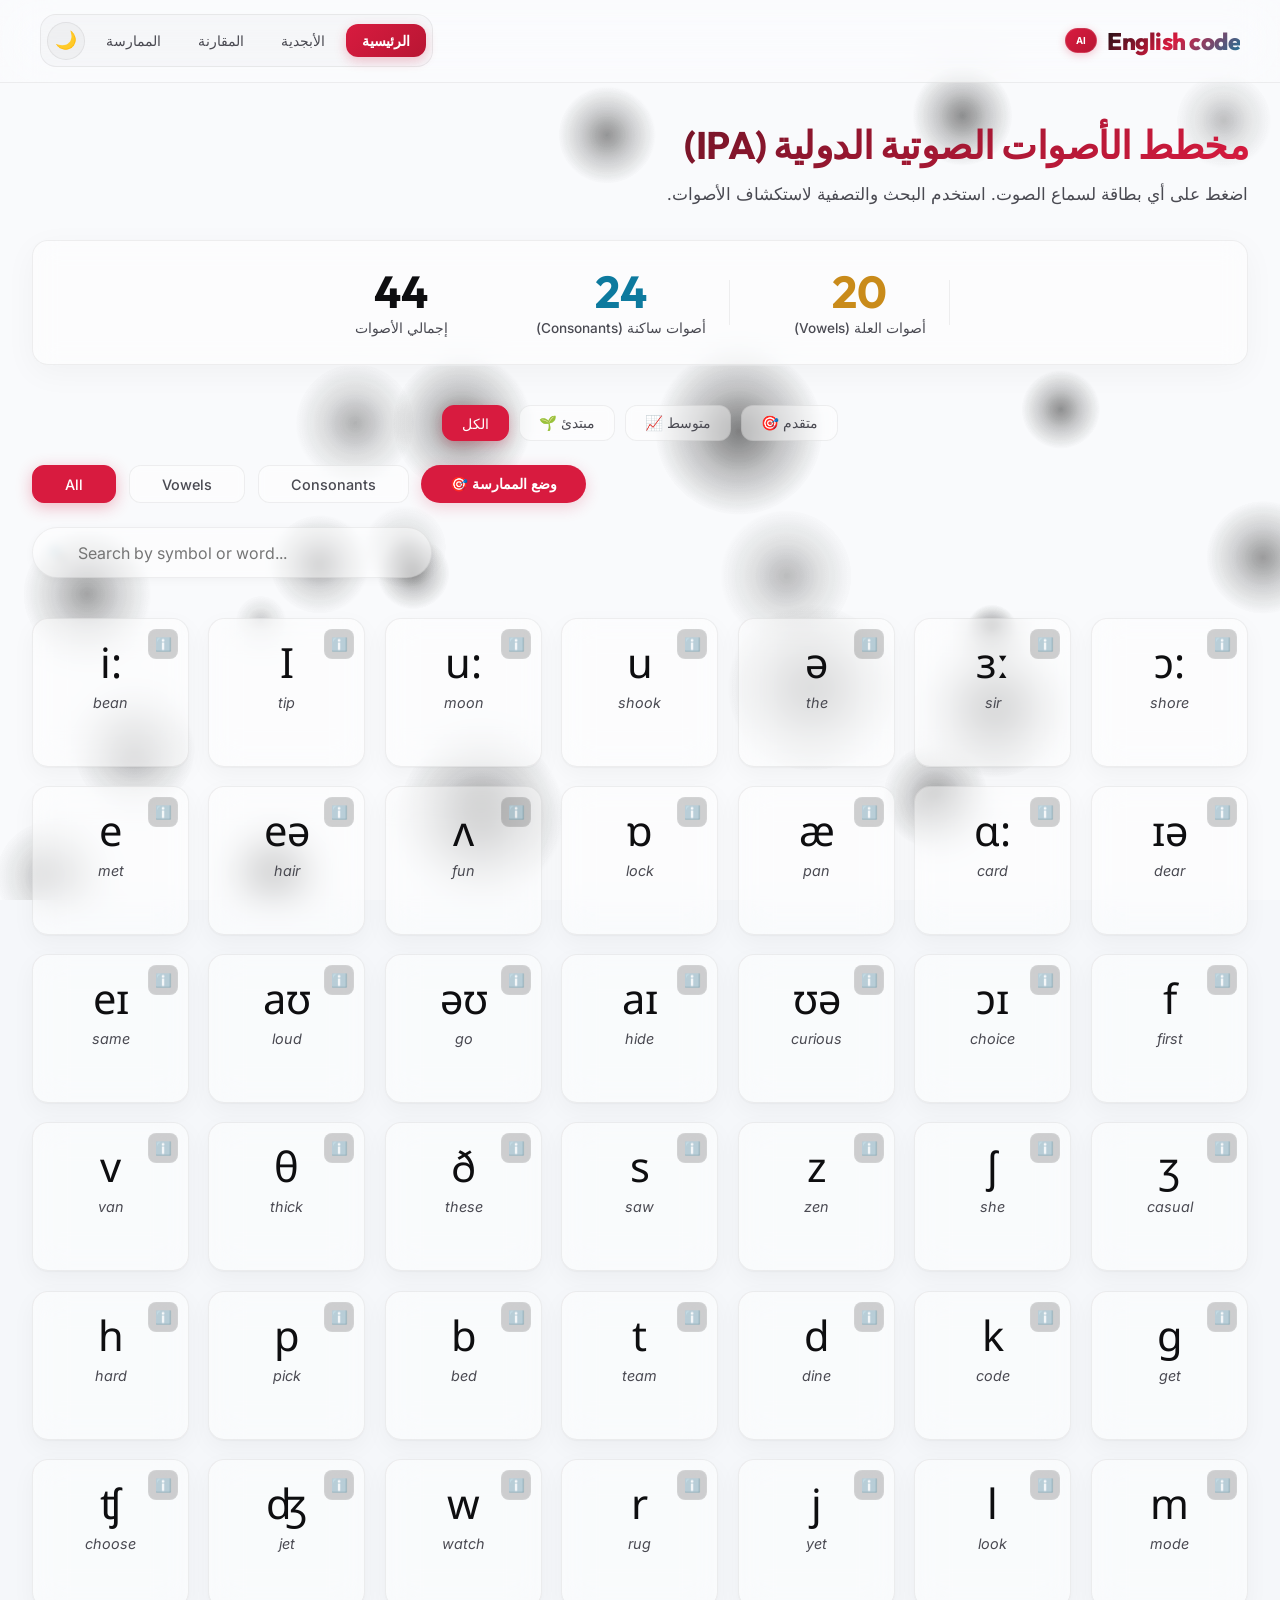
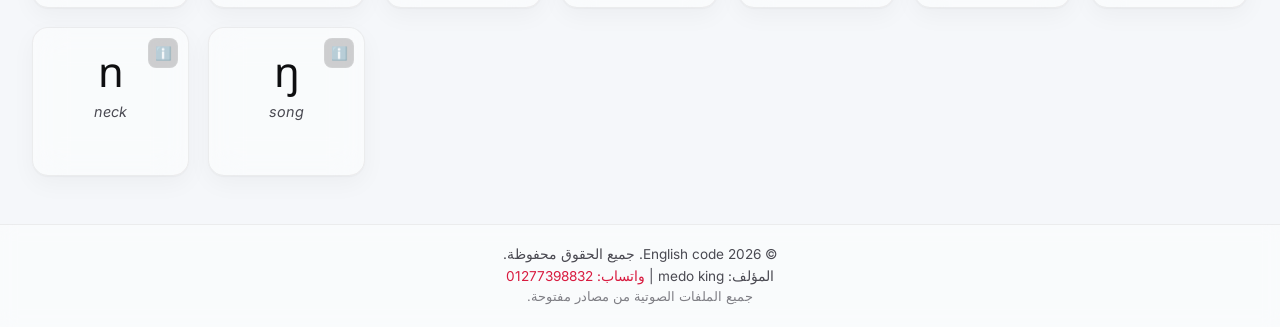
<file: index.html>
<!DOCTYPE html>
<html lang="ar" dir="rtl">
<head>
    <meta charset="UTF-8">
    <meta name="viewport" content="width=device-width, initial-scale=1.0">
    <title>مخطط IPA التفاعلي - الرئيسية</title>
    <link rel="stylesheet" href="css/style.css">
    <link rel="stylesheet" href="css/components.css">
    <link rel="stylesheet" href="css/practice.css">

</head>
<body>

    <canvas id="bgCanvas"></canvas>

    <header class="site-header" id="mainHeader">
        <div class="logo">
            <a href="index.html">
                <span class="logo-brand">English code</span>
                <span class="logo-badge">AI</span>
            </a>
        </div>
        <nav>
            <ul class="nav-list">
                <li><a href="index.html" class="active">الرئيسية</a></li>
                <li><a href="alphabet.html">الأبجدية</a></li>
                <li><a href="compare.html">المقارنة</a></li>
                <li><a href="practice.html">الممارسة</a></li>
                <li>
                    <button class="theme-toggle" id="themeToggle" aria-label="تبديل الوضع الليلي">🌙</button>
                </li>
            </ul>
        </nav>
    </header>

    <main id="mainContent">
        <div class="intro">
            <h1>مخطط الأصوات الصوتية الدولية (IPA)</h1>
            <p>اضغط على أي بطاقة لسماع الصوت. استخدم البحث والتصفية لاستكشاف الأصوات.</p>
        </div>

        <div class="hero-stats">
            <div class="stat-item">
                <div class="stat-number" id="vowelCount">0</div>
                <div class="stat-label">أصوات العلة (Vowels)</div>
            </div>
            <div class="stat-item">
                <div class="stat-number" id="consonantCount">0</div>
                <div class="stat-label">أصوات ساكنة (Consonants)</div>
            </div>
            <div class="stat-item">
                <div class="stat-number" id="totalCount">0</div>
                <div class="stat-label">إجمالي الأصوات</div>
            </div>
        </div>

        <div class="content-ltr" dir="ltr">
            <!-- Learning Path Tabs -->
            <div class="level-tabs" id="levelTabs">
                <button class="level-tab active" data-level="all">الكل</button>
                <button class="level-tab" data-level="beginner">🌱 مبتدئ</button>
                <button class="level-tab" data-level="intermediate">📈 متوسط</button>
                <button class="level-tab" data-level="advanced">🎯 متقدم</button>
            </div>
            <div class="filter-buttons">
                <button class="filter-btn active" data-filter="all">All</button>
                <button class="filter-btn" data-filter="vowels">Vowels</button>
                <button class="filter-btn" data-filter="consonants">Consonants</button>
                <button class="practice-btn" id="practiceBtn">🎯 وضع الممارسة</button>
            </div>
            <div class="search-bar">
                <input type="text" id="searchInput" placeholder="Search by symbol or word...">
            </div>
            <div class="cards-grid" id="cardsContainer"></div>
        </div>
    </main>

    <footer class="site-footer">
        <p>© 2026 English code. جميع الحقوق محفوظة.</p>
        <p>المؤلف: medo king | <a href="https://wa.me/201277398832" target="_blank" style="color: var(--color-accent); text-decoration: none;">واتساب: 01277398832</a></p>
        <p style="font-size: 0.8rem; opacity: 0.7;">جميع الملفات الصوتية من مصادر مفتوحة.</p>
    </footer>

    <div id="detailModal" class="modal-overlay" style="display: none;" role="dialog" aria-modal="true" aria-label="نافذة التفاصيل">
        <div class="modal-content">
            <button class="modal-close-btn" id="closeModalBtn" aria-label="إغلاق النافذة">&times;</button>
            <div id="modalBody" class="modal-body"></div>
        </div>
    </div>

    <!-- ترتيب التحميل مهم: config قبل كل شيء، ثم الخدمات المشتركة، ثم منطق الصفحة -->
    <script src="js/config.js"></script>
    <script src="js/data-service.js"></script>
    <script src="js/audio-service.js"></script>
    <script src="js/theme-service.js"></script>
    <script src="js/sound-card-factory.js"></script>
    <script src="js/particles.js"></script>
    <script src="js/learning-path.js"></script>
    <script src="js/home-page.js"></script>
</body>
</html>
</file>
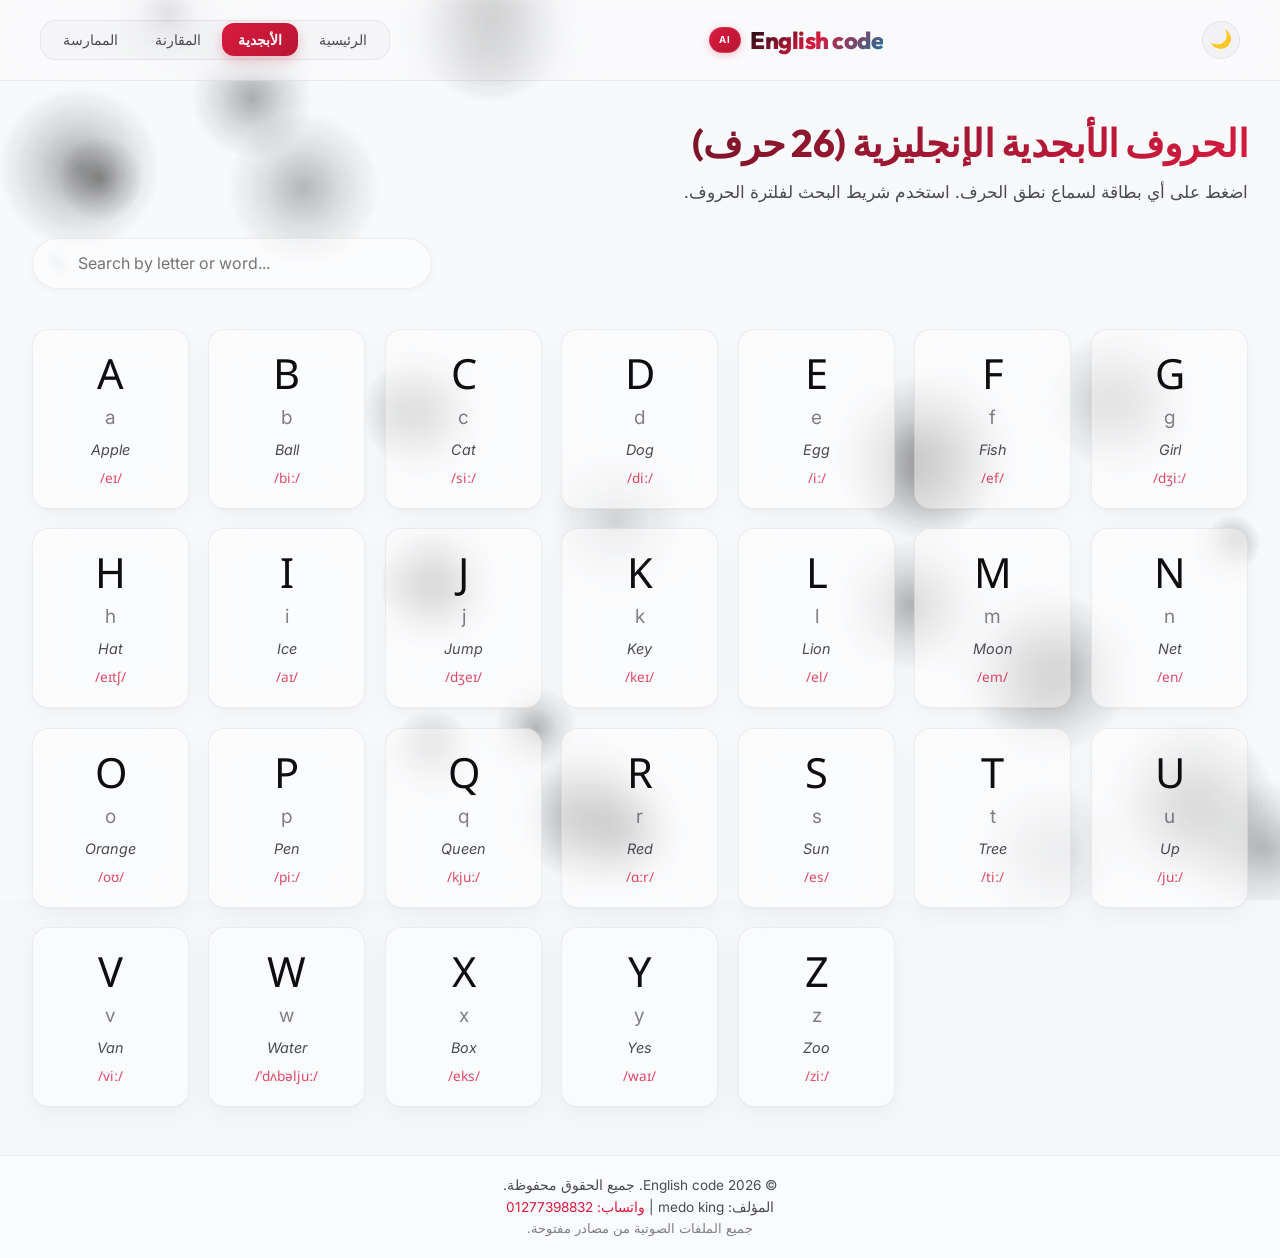
<file: alphabet.html>
<!DOCTYPE html>
<html lang="ar" dir="rtl">
<head>
    <meta charset="UTF-8">
    <meta name="viewport" content="width=device-width, initial-scale=1.0">
    <title>الأبجدية الإنجليزية | مخطط IPA</title>
    <link rel="stylesheet" href="css/style.css">
    <link rel="stylesheet" href="css/components.css">

</head>
<body>
    <canvas id="bgCanvas"></canvas>

    <header class="site-header">
        <button class="theme-toggle" id="themeToggle" aria-label="تبديل الوضع الليلي">🌙</button>
        <div class="logo">
            <a href="index.html">
                <span class="logo-brand">English code</span>
                <span class="logo-badge">AI</span>
            </a>
        </div>
        <nav>
            <ul class="nav-list">
                <li><a href="index.html">الرئيسية</a></li>
                <li><a href="alphabet.html" class="active">الأبجدية</a></li>
                <li><a href="compare.html">المقارنة</a></li>
                <li><a href="practice.html">الممارسة</a></li>
            </ul>
        </nav>
    </header>

    <main>
        <div class="intro">
            <h1>الحروف الأبجدية الإنجليزية (26 حرف)</h1>
            <p>اضغط على أي بطاقة لسماع نطق الحرف. استخدم شريط البحث لفلترة الحروف.</p>
        </div>

        <div class="content-ltr" dir="ltr">
            <div class="search-bar">
                <input type="text" id="searchInput" placeholder="Search by letter or word...">
            </div>
            <div class="cards-grid" id="cardsContainer"></div>
        </div>
    </main>

    <footer class="site-footer">
        <p>© 2026 English code. جميع الحقوق محفوظة.</p>
        <p>المؤلف: medo king | <a href="https://wa.me/201277398832" target="_blank" style="color: var(--color-accent); text-decoration: none;">واتساب: 01277398832</a></p>
        <p style="font-size: 0.8rem; opacity: 0.7;">جميع الملفات الصوتية من مصادر مفتوحة.</p>
    </footer>

    <script src="js/config.js"></script>
    <script src="js/data-service.js"></script>
    <script src="js/audio-service.js"></script>
    <script src="js/theme-service.js"></script>
    <script src="js/sound-card-factory.js"></script>
    <script src="js/particles.js"></script>
    <script src="js/alphabet-page.js"></script>
</body>
</html>
</file>
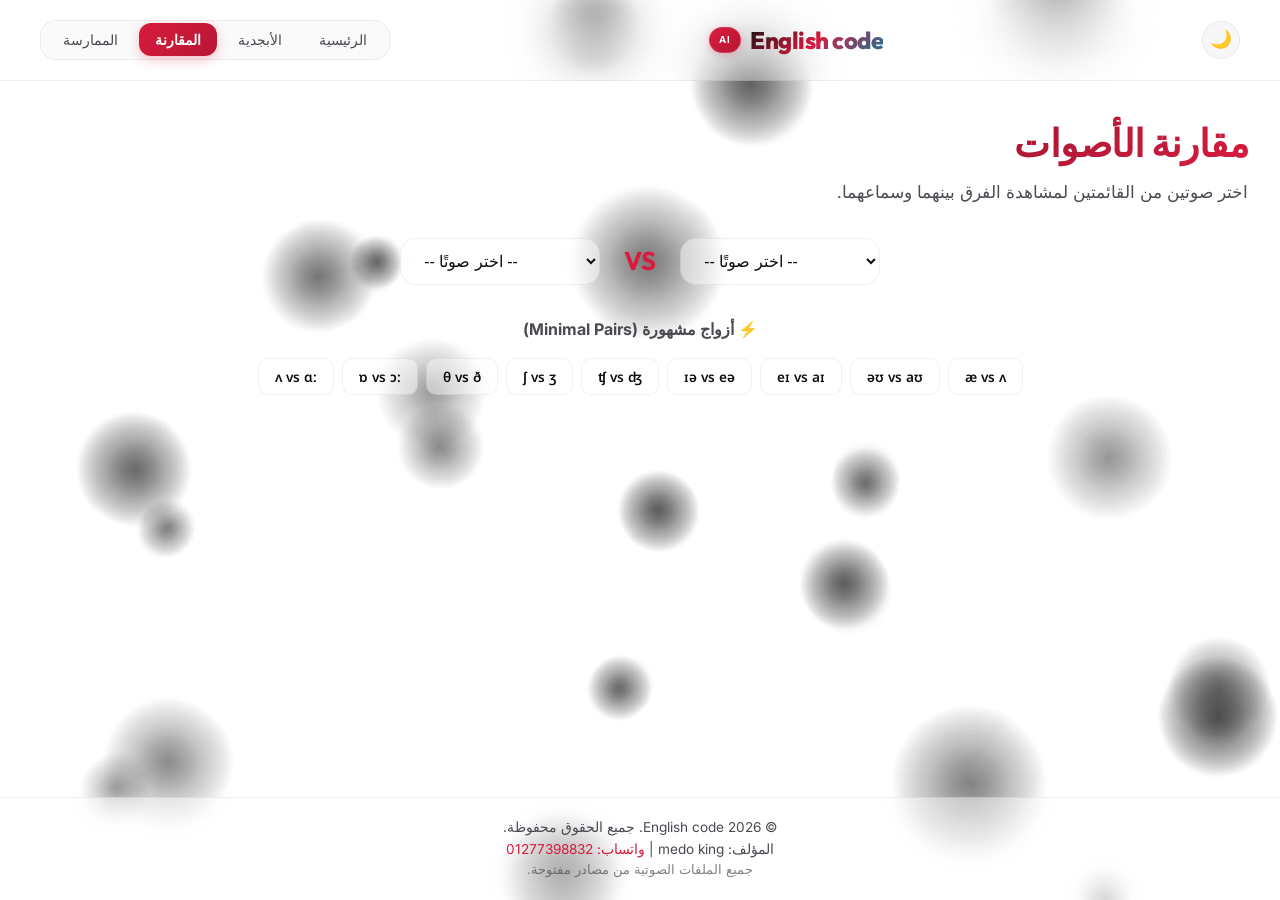
<file: compare.html>
<!DOCTYPE html>
<html lang="ar" dir="rtl">
<head>
    <meta charset="UTF-8">
    <meta name="viewport" content="width=device-width, initial-scale=1.0">
    <title>مقارنة الأصوات | مخطط IPA</title>
    <link rel="stylesheet" href="css/style.css">
    <link rel="stylesheet" href="css/components.css">

</head>
<body>
    <canvas id="bgCanvas"></canvas>

    <header class="site-header">
        <button class="theme-toggle" id="themeToggle" aria-label="تبديل الوضع الليلي">🌙</button>
        <div class="logo">
            <a href="index.html">
                <span class="logo-brand">English code</span>
                <span class="logo-badge">AI</span>
            </a>
        </div>
        <nav>
            <ul class="nav-list">
                <li><a href="index.html">الرئيسية</a></li>
                <li><a href="alphabet.html">الأبجدية</a></li>
                <li><a href="compare.html" class="active">المقارنة</a></li>
                <li><a href="practice.html">الممارسة</a></li>
            </ul>
        </nav>
    </header>

    <main>
        <div class="intro">
            <h1>مقارنة الأصوات</h1>
            <p>اختر صوتين من القائمتين لمشاهدة الفرق بينهما وسماعهما.</p>
        </div>

        <div class="content-ltr" dir="ltr">
            <div class="compare-controls">
                <select id="sound1Select" class="sound-select"></select>
                <span class="vs-text">VS</span>
                <select id="sound2Select" class="sound-select"></select>
            </div>
            <div id="comparisonContainer" class="comparison-container"></div>
        </div>
    </main>

    <footer class="site-footer">
        <p>© 2026 English code. جميع الحقوق محفوظة.</p>
        <p>المؤلف: medo king | <a href="https://wa.me/201277398832" target="_blank" style="color: var(--color-accent); text-decoration: none;">واتساب: 01277398832</a></p>
        <p style="font-size: 0.8rem; opacity: 0.7;">جميع الملفات الصوتية من مصادر مفتوحة.</p>
    </footer>

    <script src="js/config.js"></script>
    <script src="js/data-service.js"></script>
    <script src="js/audio-service.js"></script>
    <script src="js/theme-service.js"></script>
    <script src="js/sound-card-factory.js"></script>
    <script src="js/particles.js"></script>
    <script src="js/compare-page.js"></script>
</body>
</html>
</file>
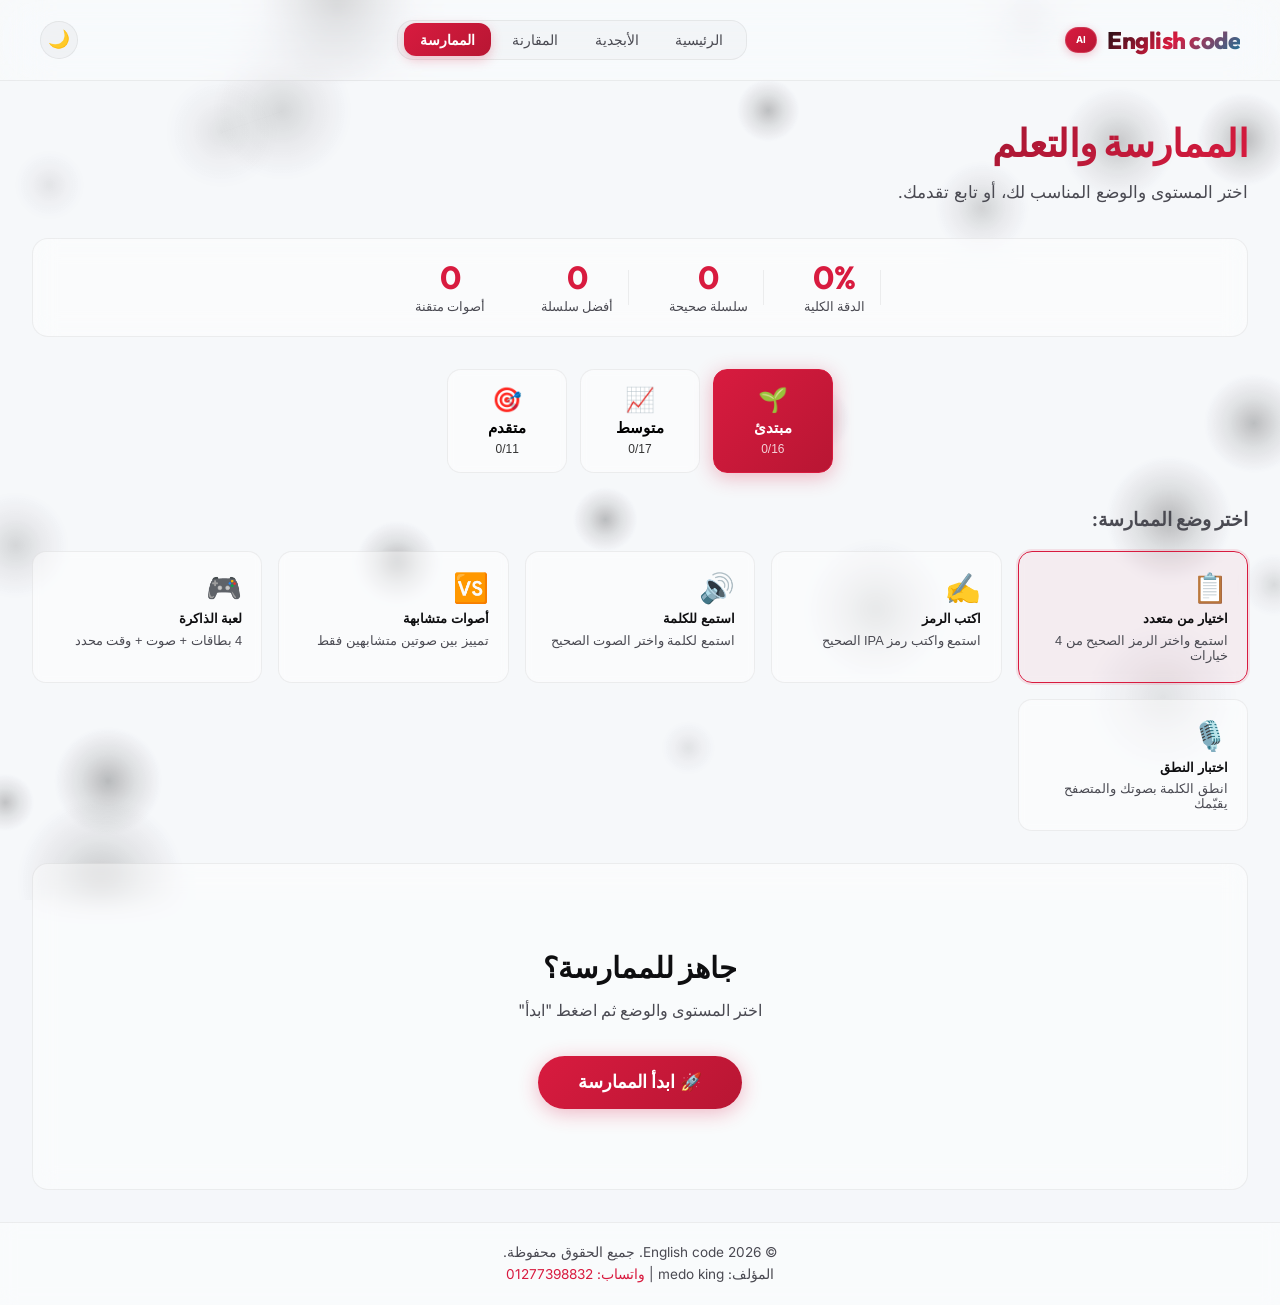
<file: practice.html>
<!DOCTYPE html>
<html lang="ar" dir="rtl">
<head>
    <meta charset="UTF-8">
    <meta name="viewport" content="width=device-width, initial-scale=1.0">
    <title>الممارسة والتعلم | English Code</title>
    <link rel="stylesheet" href="css/style.css">
    <link rel="stylesheet" href="css/components.css">
    <link rel="stylesheet" href="css/practice.css">
</head>
<body>

<canvas id="bgCanvas"></canvas>

<header class="site-header" id="mainHeader">
    <div class="logo">
        <a href="index.html">
            <span class="logo-brand">English code</span>
            <span class="logo-badge">AI</span>
        </a>
    </div>
    <nav>
        <ul class="nav-list">
            <li><a href="index.html">الرئيسية</a></li>
            <li><a href="alphabet.html">الأبجدية</a></li>
            <li><a href="compare.html">المقارنة</a></li>
            <li><a href="practice.html" class="active">الممارسة</a></li>
        </ul>
    </nav>
    <button class="theme-toggle" id="themeToggle" aria-label="تبديل الوضع الليلي">🌙</button>
</header>

<main>
    <div class="intro">
        <h1>الممارسة والتعلم</h1>
        <p>اختر المستوى والوضع المناسب لك، أو تابع تقدمك.</p>
    </div>

    <!-- إحصائيات سريعة -->
    <div class="progress-dashboard" id="progressDashboard">
        <div class="stat-item">
            <div class="stat-number" id="dashAccuracy">0%</div>
            <div class="stat-label">الدقة الكلية</div>
        </div>
        <div class="stat-item">
            <div class="stat-number" id="dashStreak">0</div>
            <div class="stat-label">سلسلة صحيحة</div>
        </div>
        <div class="stat-item">
            <div class="stat-number" id="dashBest">0</div>
            <div class="stat-label">أفضل سلسلة</div>
        </div>
        <div class="stat-item">
            <div class="stat-number" id="dashMastered">0</div>
            <div class="stat-label">أصوات متقنة</div>
        </div>
    </div>

    <!-- تبويبات المستويات -->
    <div class="practice-tabs">
        <button class="practice-tab active" data-level="beginner">
            <span class="tab-icon">🌱</span>
            <span class="tab-label">مبتدئ</span>
            <span class="tab-progress" id="tabProgress-beginner"></span>
        </button>
        <button class="practice-tab" data-level="intermediate">
            <span class="tab-icon">📈</span>
            <span class="tab-label">متوسط</span>
            <span class="tab-progress" id="tabProgress-intermediate"></span>
        </button>
        <button class="practice-tab" data-level="advanced">
            <span class="tab-icon">🎯</span>
            <span class="tab-label">متقدم</span>
            <span class="tab-progress" id="tabProgress-advanced"></span>
        </button>
    </div>

    <!-- أوضاع الممارسة -->
    <div class="mode-selector">
        <h3>اختر وضع الممارسة:</h3>
        <div class="mode-buttons">
            <button class="mode-btn active" data-mode="multiple_choice">
                <span class="mode-icon">📋</span>
                <span class="mode-name">اختيار من متعدد</span>
                <span class="mode-desc">استمع واختر الرمز الصحيح من 4 خيارات</span>
            </button>
            <button class="mode-btn" data-mode="type_symbol">
                <span class="mode-icon">✍️</span>
                <span class="mode-name">اكتب الرمز</span>
                <span class="mode-desc">استمع واكتب رمز IPA الصحيح</span>
            </button>
            <button class="mode-btn" data-mode="hear_word">
                <span class="mode-icon">🔊</span>
                <span class="mode-name">استمع للكلمة</span>
                <span class="mode-desc">استمع لكلمة واختر الصوت الصحيح</span>
            </button>
            <button class="mode-btn" data-mode="similar_sounds">
                <span class="mode-icon">🆚</span>
                <span class="mode-name">أصوات متشابهة</span>
                <span class="mode-desc">تمييز بين صوتين متشابهين فقط</span>
            </button>
            <button class="mode-btn" data-mode="memory_game">
                <span class="mode-icon">🎮</span>
                <span class="mode-name">لعبة الذاكرة</span>
                <span class="mode-desc">4 بطاقات + صوت + وقت محدد</span>
            </button>
            <button class="mode-btn" data-mode="speaking">
                <span class="mode-icon">🎙️</span>
                <span class="mode-name">اختبار النطق</span>
                <span class="mode-desc">انطق الكلمة بصوتك والمتصفح يقيّمك</span>
            </button>
        </div>
    </div>

    <!-- منطقة الممارسة -->
    <div class="practice-area" id="practiceArea">
        <div class="practice-start-screen" id="startScreen">
            <h2>جاهز للممارسة؟</h2>
            <p>اختر المستوى والوضع ثم اضغط "ابدأ"</p>
            <button class="btn-start-practice" id="btnStartPractice">🚀 ابدأ الممارسة</button>
        </div>

        <div class="practice-question-area" id="questionArea" style="display: none;">
            <div class="practice-header">
                <span class="practice-round">الجولة: <strong id="roundNumber">1</strong></span>
                <span class="practice-stats-quick">
                    ✓ <strong id="correctCount">0</strong> / ✗ <strong id="wrongCount">0</strong>
                </span>
                <span class="practice-streak-display" id="streakDisplay" style="display: none;">🔥 <strong id="streakCount">0</strong></span>
            </div>
            <div class="practice-question-content" id="questionContent"></div>
        </div>
    </div>

</main>

<footer class="site-footer">
    <p>© 2026 English code. جميع الحقوق محفوظة.</p>
    <p>المؤلف: medo king | <a href="https://wa.me/201277398832" target="_blank" style="color: var(--color-accent); text-decoration: none;">واتساب: 01277398832</a></p>
</footer>

<script src="js/config.js"></script>
<script src="js/data-service.js"></script>
<script src="js/audio-service.js"></script>
<script src="js/theme-service.js"></script>
<script src="js/speech-service.js"></script>
<script src="js/sound-card-factory.js"></script>
<script src="js/particles.js"></script>
<script src="js/learning-path.js"></script>
<script src="js/advanced-practice.js"></script>
<script src="js/progress-tracker.js"></script>
<script src="js/memory-game.js"></script>
<script src="js/practice-page.js"></script>
</body>
</html>
</file>
<file: css/style.css>
@import url('https://fonts.googleapis.com/css2?family=Outfit:wght@400;600;700&family=Inter:wght@400;500;600&family=Noto+Sans:ital,wght@0,400;0,700;1,400&display=swap');

:root {
    /* Light Mode (محسّن) */
    --color-bg: #f5f7fa;
    --color-card: rgba(255, 255, 255, 0.45);
    --color-card-solid: #ffffff;
    --color-accent: #d81b3f;
    --color-accent-glow: rgba(216, 27, 63, 0.3);
    --color-gold: #c98b1a;
    --color-cyan: #0d7a9e;
    --color-text: #0e0e10;
    --color-text-secondary: #4a4a52;
    --color-border: rgba(0, 0, 0, 0.06);
    --color-shadow: rgba(0, 0, 0, 0.04);
    --font-display: 'Outfit', sans-serif;
    --font-body: 'Inter', sans-serif;
    --font-symbols: 'Noto Sans', 'Segoe UI', system-ui, sans-serif;
    --border-radius: 16px;
    --transition-speed: 0.25s;
}

/* Dark Mode (محسّن) */
[data-theme="dark"] {
    --color-bg: #090a0f;
    --color-card: rgba(255, 255, 255, 0.03);
    --color-card-solid: #12141c;
    --color-text: #f0f2f7;
    --color-text-secondary: #8a8e99;
    --color-border: rgba(255, 255, 255, 0.05);
    --color-shadow: rgba(0, 0, 0, 0.4);
}

* {
    margin: 0;
    padding: 0;
    box-sizing: border-box;
}

html {
    scroll-behavior: smooth;
    scrollbar-width: thin;
    scrollbar-color: var(--color-accent) transparent;
}

body {
    background-color: var(--color-bg);
    color: var(--color-text);
    font-family: var(--font-body);
    line-height: 1.6;
    min-height: 100vh;
    display: flex;
    flex-direction: column;
    overflow-x: hidden;
    position: relative;
    transition: background-color 0.4s ease, color 0.4s ease;
}

/* Custom Scrollbar */
::-webkit-scrollbar {
    width: 8px;
}
::-webkit-scrollbar-track {
    background: transparent;
}
::-webkit-scrollbar-thumb {
    background: var(--color-accent);
    border-radius: 4px;
    opacity: 0.5;
}
::-webkit-scrollbar-thumb:hover {
    background: #b81633;
}

/* ===== خلفية Canvas ===== */
/*
 * شفافة تمامًا عمدًا: particles.js أصبح يرسم "غسلة" شبه شفافة بنفس منطق
 * الوضع الليلي/النهاري بنفسه (rgba wash داخل الـ Canvas)، فلا حاجة لخلفية
 * CSS منفصلة هنا قد تتعارض معها أو تُضاعف التعتيم فوق بعضه.
 */
#bgCanvas {
    position: fixed;
    top: 0;
    left: 0;
    width: 100%;
    height: 100%;
    z-index: 0;
    pointer-events: none;
    background: transparent;
}

/* ===== المحتويات فوق الخلفية ===== */
header, main, footer, .modal-overlay {
    position: relative;
    z-index: 1;
}

/* ===== انتقال الصفحة ===== */
::view-transition-old(root) { animation: fadeOut 0.25s ease forwards; }
::view-transition-new(root) { animation: fadeIn 0.35s ease forwards; }
@keyframes fadeOut { from { opacity: 1; } to { opacity: 0; } }
@keyframes fadeIn { from { opacity: 0; transform: translateY(12px); } to { opacity: 1; transform: translateY(0); } }

/* ===== الهيدر الزجاجي المحسّن ===== */
.site-header {
    position: sticky;
    top: 0;
    z-index: 100;
    padding: 0.9rem 2.5rem;
    background: rgba(255, 255, 255, 0.25);
    backdrop-filter: blur(24px) saturate(140%);
    -webkit-backdrop-filter: blur(24px) saturate(140%);
    border-bottom: 1px solid var(--color-border);
    display: flex;
    justify-content: space-between;
    align-items: center;
    transition: all 0.4s cubic-bezier(0.16, 1, 0.3, 1);
    gap: 1.5rem;
}

[data-theme="dark"] .site-header {
    background: rgba(10, 10, 12, 0.45);
    border-bottom-color: rgba(255, 255, 255, 0.04);
}

.site-header.scrolled {
    background: rgba(255, 255, 255, 0.92);
    backdrop-filter: blur(32px) saturate(160%);
    box-shadow: 0 4px 30px var(--color-shadow), 0 1px 0 rgba(216, 27, 63, 0.06);
    padding: 0.7rem 2.5rem;
}

[data-theme="dark"] .site-header.scrolled {
    background: rgba(10, 10, 12, 0.92);
    box-shadow: 0 4px 30px rgba(0,0,0,0.5), 0 1px 0 rgba(216, 27, 63, 0.08);
}

/* ===== الشعار المحسّن ===== */
.logo {
    display: flex;
    align-items: center;
    gap: 0.6rem;
    flex-shrink: 0;
}

.logo a {
    display: flex;
    align-items: center;
    gap: 0.6rem;
    text-decoration: none;
    position: relative;
    padding: 0.4rem 0;
}

.logo-brand {
    font-family: var(--font-display);
    font-weight: 800;
    font-size: 1.5rem;
    letter-spacing: -0.5px;
    background: linear-gradient(135deg, var(--color-text) 0%, var(--color-accent) 50%, var(--color-cyan) 100%);
    -webkit-background-clip: text;
    -webkit-text-fill-color: transparent;
    background-clip: text;
    position: relative;
    transition: all 0.3s ease;
}

.logo a:hover .logo-brand {
    filter: brightness(1.1);
    transform: scale(1.02);
}

.logo-badge {
    font-size: 0.6rem;
    font-weight: 700;
    color: #fff;
    background: linear-gradient(135deg, var(--color-accent), #b81633);
    padding: 0.25rem 0.6rem;
    border-radius: 20px;
    letter-spacing: 0.5px;
    text-transform: uppercase;
    box-shadow: 0 2px 8px rgba(216, 27, 63, 0.25);
    animation: badgePulse 3s ease-in-out infinite;
    border: 1px solid rgba(255,255,255,0.15);
    white-space: nowrap;
}

@keyframes badgePulse {
    0%, 100% { box-shadow: 0 2px 8px rgba(216, 27, 63, 0.25); }
    50% { box-shadow: 0 2px 16px rgba(216, 27, 63, 0.4); }
}

[data-theme="dark"] .logo-badge {
    background: linear-gradient(135deg, var(--color-accent), #ff3355);
}

/* ===== Dark Mode Toggle المحسّن ===== */
.theme-toggle {
    background: rgba(0,0,0,0.03);
    border: 1px solid var(--color-border);
    border-radius: 50%;
    width: 38px;
    height: 38px;
    cursor: pointer;
    display: flex;
    align-items: center;
    justify-content: center;
    font-size: 1.1rem;
    transition: all 0.3s cubic-bezier(0.16, 1, 0.3, 1);
    color: var(--color-text-secondary);
    position: relative;
    overflow: hidden;
}

.theme-toggle::before {
    content: '';
    position: absolute;
    inset: 0;
    border-radius: 50%;
    background: linear-gradient(135deg, var(--color-accent), var(--color-cyan));
    opacity: 0;
    transition: opacity 0.3s ease;
    z-index: -1;
}

.theme-toggle:hover {
    border-color: transparent;
    color: #fff;
    transform: rotate(20deg) scale(1.1);
    box-shadow: 0 4px 16px rgba(216, 27, 63, 0.2);
}

.theme-toggle:hover::before {
    opacity: 1;
}

/* ===== قائمة التنقل المحسّنة ===== */
.nav-list {
    list-style: none;
    display: flex;
    gap: 0.3rem;
    align-items: center;
    background: rgba(0,0,0,0.02);
    padding: 0.4rem;
    border-radius: 16px;
    border: 1px solid var(--color-border);
}

[data-theme="dark"] .nav-list {
    background: rgba(255,255,255,0.03);
}

.nav-list a {
    color: var(--color-text-secondary);
    text-decoration: none;
    font-size: 0.9rem;
    font-weight: 500;
    padding: 0.5rem 1rem;
    border-radius: 12px;
    transition: all 0.25s cubic-bezier(0.16, 1, 0.3, 1);
    position: relative;
    white-space: nowrap;
}

.nav-list a:hover {
    color: var(--color-text);
    background: rgba(0,0,0,0.04);
}

.nav-list a.active {
    color: #fff;
    background: linear-gradient(135deg, var(--color-accent), #b81633);
    box-shadow: 0 4px 12px rgba(216, 27, 63, 0.25);
    font-weight: 600;
}

.nav-list a.active:hover {
    transform: translateY(-1px);
    box-shadow: 0 6px 16px rgba(216, 27, 63, 0.35);
}

/* ===== المحتوى الرئيسي ===== */
main {
    flex: 1;
    padding: 2rem;
    max-width: 1300px;
    margin: 0 auto;
    width: 100%;
    animation: fadeIn 0.5s ease;
}

.intro {
    margin-bottom: 2rem;
    text-align: right;
}

.intro h1 {
    font-family: var(--font-display);
    font-weight: 700;
    font-size: 2.4rem;
    margin-bottom: 0.3rem;
    letter-spacing: -0.5px;
    color: var(--color-text);
    background: linear-gradient(135deg, var(--color-text) 0%, var(--color-accent) 100%);
    -webkit-background-clip: text;
    -webkit-text-fill-color: transparent;
    background-clip: text;
}

.intro p {
    color: var(--color-text-secondary);
    font-size: 1.05rem;
}

/* ===== لوحة المعلومات المحسّنة ===== */
.hero-stats {
    display: flex;
    gap: 2.5rem;
    background: var(--color-card);
    backdrop-filter: blur(12px);
    -webkit-backdrop-filter: blur(12px);
    padding: 1.5rem 2.5rem;
    border-radius: var(--border-radius);
    margin-bottom: 2.5rem;
    justify-content: center;
    flex-wrap: wrap;
    border: 1px solid var(--color-border);
    box-shadow: 0 8px 32px var(--color-shadow);
    transition: transform 0.3s ease;
}

.hero-stats:hover {
    transform: translateY(-2px);
}

.stat-item {
    text-align: center;
    position: relative;
    padding: 0 1.5rem;
}

.stat-item:not(:last-child)::after {
    content: '';
    position: absolute;
    right: 0;
    top: 20%;
    height: 60%;
    width: 1px;
    background: var(--color-border);
}

.stat-number {
    font-family: var(--font-display);
    font-size: 2.8rem;
    font-weight: 700;
    line-height: 1.2;
    transition: transform 0.3s ease;
}

.stat-item:hover .stat-number {
    transform: scale(1.1);
}

.stat-number#vowelCount { color: var(--color-gold); }
.stat-number#consonantCount { color: var(--color-cyan); }
.stat-number#totalCount { color: var(--color-text); }

.stat-label {
    color: var(--color-text-secondary);
    font-size: 0.85rem;
    font-weight: 500;
}

/* ===== Learning Path Tabs ===== */
.level-tabs {
    display: flex;
    gap: 0.6rem;
    margin-bottom: 1.5rem;
    justify-content: center;
    flex-wrap: wrap;
}

.level-tab {
    background: var(--color-card);
    backdrop-filter: blur(5px);
    border: 1px solid var(--color-border);
    border-radius: 12px;
    padding: 0.5rem 1.2rem;
    cursor: pointer;
    font-family: var(--font-body);
    font-size: 0.9rem;
    font-weight: 500;
    color: var(--color-text-secondary);
    transition: all 0.3s ease;
}

.level-tab:hover {
    border-color: var(--color-accent);
    color: var(--color-text);
}

.level-tab.active {
    background: var(--color-accent);
    color: #fff;
    border-color: var(--color-accent);
    box-shadow: 0 4px 12px rgba(216, 27, 63, 0.25);
}

/* ===== أزرار التصفية المحسّنة ===== */
.filter-btn {
    background: var(--color-card);
    backdrop-filter: blur(5px);
    color: var(--color-text-secondary);
    border: 1px solid var(--color-border);
    border-radius: 12px;
    padding: 0.6rem 2rem;
    cursor: pointer;
    font-family: var(--font-body);
    font-size: 0.9rem;
    font-weight: 500;
    transition: all var(--transition-speed);
    position: relative;
    overflow: hidden;
}

.filter-btn::before {
    content: '';
    position: absolute;
    inset: 0;
    background: linear-gradient(135deg, transparent, rgba(255,255,255,0.1));
    opacity: 0;
    transition: opacity 0.3s;
}

.filter-btn:hover::before {
    opacity: 1;
}

.filter-btn:hover {
    border-color: var(--color-text-secondary);
    color: var(--color-text);
    transform: translateY(-1px);
    box-shadow: 0 4px 15px var(--color-accent-glow);
}

.filter-btn.active[data-filter="all"] {
    background: var(--color-accent);
    color: #fff;
    border-color: var(--color-accent);
    box-shadow: 0 4px 16px rgba(216, 27, 63, 0.3);
}

.filter-btn.active[data-filter="vowels"] {
    background: var(--color-gold);
    color: #fff;
    border-color: var(--color-gold);
    box-shadow: 0 4px 16px rgba(201, 139, 26, 0.3);
}

.filter-btn.active[data-filter="consonants"] {
    background: var(--color-cyan);
    color: #fff;
    border-color: var(--color-cyan);
    box-shadow: 0 4px 16px rgba(13, 122, 158, 0.3);
}

.filter-buttons {
    display: flex;
    gap: 0.8rem;
    margin-bottom: 1.5rem;
    flex-wrap: wrap;
}

/* ===== البحث المحسّن ===== */
.search-bar {
    position: relative;
    margin-bottom: 1.5rem;
}

.search-bar input {
    width: 100%;
    max-width: 400px;
    padding: 0.9rem 1.5rem 0.9rem 2.8rem;
    background: var(--color-card);
    backdrop-filter: blur(5px);
    border: 1px solid var(--color-border);
    border-radius: 40px;
    color: var(--color-text);
    font-family: var(--font-body);
    font-size: 1rem;
    outline: none;
    transition: all 0.3s ease;
    box-shadow: 0 2px 8px var(--color-shadow);
}

.search-bar::before {
    content: '🔍';
    position: absolute;
    left: 1rem;
    top: 50%;
    transform: translateY(-50%);
    opacity: 0.4;
    font-size: 0.9rem;
}

.search-bar input:focus {
    border-color: var(--color-accent);
    box-shadow: 0 0 0 4px rgba(216, 27, 63, 0.08), 0 4px 12px rgba(216, 27, 63, 0.1);
    background: rgba(255, 255, 255, 0.9);
}

[data-theme="dark"] .search-bar input:focus {
    background: rgba(255, 255, 255, 0.05);
}

/* ===== Toast Notifications ===== */
.toast-container {
    position: fixed;
    bottom: 2rem;
    left: 50%;
    transform: translateX(-50%);
    z-index: 2000;
    display: flex;
    flex-direction: column;
    gap: 0.5rem;
    pointer-events: none;
}

.toast {
    background: var(--color-card);
    backdrop-filter: blur(16px);
    border: 1px solid var(--color-border);
    padding: 0.8rem 1.5rem;
    border-radius: 40px;
    box-shadow: 0 8px 32px var(--color-shadow);
    font-size: 0.9rem;
    color: var(--color-text);
    animation: toastIn 0.3s ease, toastOut 0.3s ease 2.7s forwards;
    display: flex;
    align-items: center;
    gap: 0.5rem;
    pointer-events: auto;
}

@keyframes toastIn {
    from { opacity: 0; transform: translateY(20px) scale(0.9); }
    to { opacity: 1; transform: translateY(0) scale(1); }
}

@keyframes toastOut {
    to { opacity: 0; transform: translateY(-20px) scale(0.9); }
}

/* ===== التذييل ===== */
.site-footer {
    background: var(--color-card);
    backdrop-filter: blur(8px);
    padding: 1.2rem 2rem;
    text-align: center;
    color: var(--color-text-secondary);
    font-size: 0.85rem;
    border-top: 1px solid var(--color-border);
    margin-top: auto;
}

/* ===== Loading Skeleton ===== */
.skeleton {
    background: linear-gradient(90deg, var(--color-border) 25%, rgba(255,255,255,0.5) 50%, var(--color-border) 75%);
    background-size: 200% 100%;
    animation: shimmer 1.5s infinite;
    border-radius: var(--border-radius);
}

@keyframes shimmer {
    0% { background-position: 200% 0; }
    100% { background-position: -200% 0; }
}

/* ===== استجابة الجوال ===== */
@media (max-width: 640px) {
    .site-header { padding: 0.6rem 1rem; flex-wrap: wrap; gap: 0.5rem; }
    .nav-list { gap: 1rem; font-size: 0.85rem; }
    main { padding: 1rem; }
    .intro h1 { font-size: 1.8rem; }
    .hero-stats { padding: 1rem; gap: 1.2rem; }
    .stat-number { font-size: 2rem; }
    .stat-item:not(:last-child)::after { display: none; }

    .theme-toggle { margin-right: 0.5rem; width: 32px; height: 32px; }
}
</file>
<file: css/components.css>
/* ========== البطاقات (Liquid Glass محسّن) ========== */
.sound-card {
    background: var(--color-card);
    backdrop-filter: blur(16px) saturate(110%);
    -webkit-backdrop-filter: blur(16px) saturate(110%);
    border-radius: var(--border-radius);
    padding: 1.2rem 0.8rem;
    text-align: center;
    cursor: pointer;
    position: relative;
    overflow: hidden;
    border: 1px solid var(--color-border);
    box-shadow: 0 8px 24px var(--color-shadow), 0 1px 2px var(--color-shadow);
    user-select: none;
    transform-style: preserve-3d;
    transition: transform 0.4s cubic-bezier(0.16, 1, 0.3, 1), box-shadow 0.4s cubic-bezier(0.16, 1, 0.3, 1), border-color 0.3s ease;
    will-change: transform;
    opacity: 0;
    animation: cardAppear 0.5s cubic-bezier(0.23, 1, 0.32, 1) forwards;
}

@keyframes cardAppear {
    0% { opacity: 0; transform: translateY(30px) scale(0.95); }
    100% { opacity: 1; transform: translateY(0) scale(1); }
}

/* Glow Effect on Hover (تتبع الماوس) */
.sound-card::after {
    content: '';
    position: absolute;
    inset: -2px;
    border-radius: inherit;
    background: radial-gradient(circle at var(--mouse-x, 50%) var(--mouse-y, 50%), rgba(216, 27, 63, 0.2), transparent 60%);
    opacity: 0;
    transition: opacity 0.4s ease;
    pointer-events: none;
    z-index: -1;
}

.sound-card:hover::after {
    opacity: 1;
}

/* Gradient Border */
.sound-card::before {
    content: '';
    position: absolute;
    inset: -1px;
    border-radius: inherit;
    background: linear-gradient(135deg, rgba(216, 27, 63, 0.2), rgba(13, 122, 158, 0.1), rgba(216, 27, 63, 0.15));
    -webkit-mask: linear-gradient(#fff 0 0) content-box, linear-gradient(#fff 0 0);
    -webkit-mask-composite: xor;
    mask-composite: exclude;
    padding: 1px;
    pointer-events: none;
    opacity: 0.3;
    transition: opacity 0.4s ease;
}

.sound-card:hover::before {
    opacity: 1;
}

.sound-card:hover {
    border-color: rgba(216, 27, 63, 0.15);
    box-shadow: 0 12px 48px rgba(216, 27, 63, 0.08), 0 0 0 1px rgba(216, 27, 63, 0.05);
    transform: translateY(-4px);
}

.sound-card:active {
    transform: translateY(-2px) scale(0.98);
}

.sound-card .symbol {
    font-family: var(--font-symbols);
    font-size: 2.6rem;
    color: var(--color-text);
    margin-bottom: 0.2rem;
    line-height: 1.2;
    transform: translateZ(30px);
    transition: transform 0.3s ease;
}

.sound-card:hover .symbol {
    transform: translateZ(30px) scale(1.1);
}

.sound-card .word {
    font-size: 0.9rem;
    color: var(--color-text-secondary);
    margin-bottom: 0.4rem;
    font-style: italic;
    transform: translateZ(20px);
}

/* Small letter for alphabet */
.small-letter {
    font-size: 1.2rem;
    color: var(--color-text-secondary);
    opacity: 0.7;
    margin-bottom: 0.3rem;
}

.phonetic {
    font-family: var(--font-symbols);
    font-size: 0.85rem;
    color: var(--color-accent);
    opacity: 0.8;
}

/* ===== المؤثر الصوتي المحسّن ===== */
.audio-visualizer {
    display: flex;
    justify-content: center;
    align-items: center;
    gap: 3px;
    height: 24px;
    margin: 6px 0 2px;
    opacity: 0;
    transition: opacity 0.2s ease;
}

.sound-card.is-playing .audio-visualizer {
    opacity: 1;
}

.audio-visualizer .bar {
    display: block;
    width: 4px;
    height: 6px;
    background: var(--color-accent);
    border-radius: 4px;
    transform-origin: bottom;
    transition: height 0.1s ease;
}

.sound-card.is-playing .audio-visualizer .bar:nth-child(1) {
    animation: barBounce 0.4s ease-in-out infinite alternate;
}
.sound-card.is-playing .audio-visualizer .bar:nth-child(2) {
    animation: barBounce 0.6s ease-in-out 0.1s infinite alternate;
}
.sound-card.is-playing .audio-visualizer .bar:nth-child(3) {
    animation: barBounce 0.5s ease-in-out 0.2s infinite alternate;
}

@keyframes barBounce {
    0% { height: 6px; background: var(--color-text-secondary); }
    100% { height: 22px; background: var(--color-accent); }
}

/* ===== زر التفاصيل — تصميم SVG احترافي ===== */
.info-btn {
    position: absolute;
    top: 10px;
    right: 10px;
    width: 30px;
    height: 30px;
    border-radius: 8px;
    border: 1px solid rgba(255, 255, 255, 0.1);
    background: rgba(0, 0, 0, 0.3);
    cursor: pointer;
    display: flex;
    align-items: center;
    justify-content: center;
    padding: 0;
    transition: all 0.25s cubic-bezier(0.4, 0, 0.2, 1);
    z-index: 2;
    transform: translateZ(40px);
}

.info-btn svg {
    width: 16px;
    height: 16px;
    stroke: rgba(255, 255, 255, 0.5);
    transition: all 0.25s ease;
    pointer-events: none;
}

/* عند hover على البطاقة — يظهر الزر بوضوح */
.sound-card:hover .info-btn {
    border-color: rgba(255, 255, 255, 0.2);
    background: rgba(0, 0, 0, 0.5);
}

/* عند hover على الزر نفسه */
.info-btn:hover {
    background: rgba(216, 27, 63, 0.2);
    border-color: rgba(216, 27, 63, 0.5);
    transform: translateZ(40px) translateY(-2px);
    box-shadow: 0 4px 12px rgba(216, 27, 63, 0.15);
}

.info-btn:hover svg {
    stroke: #d81b3f;
}

.info-btn:active {
    transform: translateZ(40px) translateY(0) scale(0.95);
}

/* إخفاء جزئي عند عدم التفاعل */
.sound-card .info-btn {
    opacity: 0.6;
}

.sound-card:hover .info-btn {
    opacity: 1;
}

/* ===== المودال الزجاجي المحسّن ===== */
.modal-overlay {
    position: fixed;
    top: 0;
    left: 0;
    width: 100%;
    height: 100%;
    background: rgba(0, 0, 0, 0.2);
    backdrop-filter: blur(20px);
    -webkit-backdrop-filter: blur(20px);
    display: none;
    justify-content: center;
    align-items: center;
    z-index: 1000;
    padding: 1.5rem;
    animation: fadeIn 0.3s ease;
}

.modal-content {
    background: var(--color-card);
    backdrop-filter: blur(40px);
    -webkit-backdrop-filter: blur(40px);
    border-radius: 24px;
    max-width: 560px;
    width: 100%;
    max-height: 90vh;
    overflow-y: auto;
    padding: 2rem 2rem 2.5rem;
    position: relative;
    border: 1px solid var(--color-border);
    box-shadow: 0 32px 80px var(--color-shadow);
    direction: rtl;
    animation: slideUp 0.4s cubic-bezier(0.23, 1, 0.32, 1);
    transform-origin: center;
}

@keyframes slideUp {
    from { transform: translateY(40px) scale(0.96) rotateX(-5deg); opacity: 0; }
    to { transform: translateY(0) scale(1) rotateX(0); opacity: 1; }
}

.modal-close-btn {
    position: sticky;
    top: 0;
    float: left;
    background: rgba(0,0,0,0.02);
    border: none;
    color: var(--color-text-secondary);
    font-size: 2.2rem;
    font-weight: 300;
    cursor: pointer;
    padding: 0 0.5rem;
    border-radius: 50%;
    transition: all 0.3s ease;
    z-index: 10;
    line-height: 1;
}

.modal-close-btn:hover {
    color: var(--color-accent);
    background: rgba(216, 27, 63, 0.08);
    transform: rotate(90deg) scale(1.1);
}

.modal-symbol { 
    font-family: var(--font-symbols); 
    font-size: 4.5rem; 
    color: var(--color-text); 
    direction: ltr; 
    text-align: center;
    margin-bottom: 0.5rem;
}

.modal-word { 
    font-size: 1.4rem; 
    color: var(--color-text-secondary); 
    font-style: italic; 
    direction: ltr; 
    text-align: center;
}

.modal-guide-image { 
    max-width: 200px; 
    border-radius: 16px; 
    border: 1px solid var(--color-border); 
    margin: 1rem auto; 
    display: block;
    box-shadow: 0 8px 24px var(--color-shadow);
    transition: transform 0.3s ease;
}

.modal-guide-image:hover {
    transform: scale(1.02);
}

.modal-play-main { 
    background: var(--color-accent); 
    color: #fff; 
    border: none; 
    border-radius: 40px; 
    padding: 0.9rem 2.5rem; 
    font-weight: 600; 
    cursor: pointer; 
    transition: all 0.3s;
    display: block;
    margin: 1rem auto;
    font-size: 1rem;
    box-shadow: 0 4px 16px rgba(216, 27, 63, 0.2);
}

.modal-play-main:hover { 
    background: #b81633; 
    transform: translateY(-2px) scale(1.02);
    box-shadow: 0 6px 20px rgba(216, 27, 63, 0.3);
}

.modal-play-main:active {
    transform: translateY(0) scale(0.98);
}

.modal-description {
    text-align: right; 
    background: rgba(0,0,0,0.02); 
    padding: 1.2rem 1.5rem; 
    border-radius: 16px; 
    border-right: 4px solid var(--color-accent);
    margin-top: 1rem;
}

[data-theme="dark"] .modal-description {
    background: rgba(255,255,255,0.03);
}

.modal-description h3 {
    margin-bottom: 0.5rem;
    font-family: var(--font-display);
}

.modal-description p { 
    color: var(--color-text-secondary); 
    line-height: 1.9; 
}

.modal-words-section h3 {
    text-align: right;
    font-family: var(--font-display);
    margin-bottom: 1rem;
}

/* شبكة الأمثلة (اتجاه LTR للكلمات الإنجليزية) */
.modal-words-grid { 
    display: flex; 
    flex-wrap: wrap; 
    gap: 0.6rem; 
    justify-content: center; 
    direction: ltr;
}

.modal-word-item { 
    background: rgba(0,0,0,0.02); 
    border-radius: 30px; 
    padding: 0.5rem 1.2rem; 
    display: inline-flex; 
    align-items: center; 
    gap: 0.6rem; 
    border: 1px solid transparent;
    transition: all 0.2s ease;
    cursor: pointer;
}

.modal-word-item:hover { 
    border-color: var(--color-accent); 
    background: rgba(216, 27, 63, 0.05);
    transform: translateY(-1px);
}

.modal-word-play { 
    background: none; 
    border: none; 
    color: var(--color-accent); 
    cursor: pointer;
    font-size: 0.8rem;
    transition: transform 0.2s;
}

.modal-word-play:hover {
    transform: scale(1.2);
}

/* ===== عناصر المقارنة المحسّنة ===== */
.compare-controls { 
    display: flex; 
    justify-content: center; 
    align-items: center; 
    gap: 1.5rem; 
    flex-wrap: wrap; 
    margin-bottom: 2rem;
}

.sound-select { 
    background: var(--color-card); 
    backdrop-filter: blur(5px); 
    color: var(--color-text); 
    border: 1px solid var(--color-border); 
    border-radius: var(--border-radius); 
    padding: 0.8rem 1.2rem; 
    min-width: 200px;
    font-size: 1rem;
    cursor: pointer;
    transition: all 0.3s;
}

.sound-select:focus {
    border-color: var(--color-accent);
    box-shadow: 0 0 0 3px rgba(216, 27, 63, 0.1);
    outline: none;
}

.vs-text { 
    font-size: 1.6rem; 
    font-weight: bold; 
    color: var(--color-accent);
    font-family: var(--font-display);
}

.compare-cards {
    display: grid;
    grid-template-columns: 1fr 1fr;
    gap: 2rem;
    margin-bottom: 2rem;
}

.compare-card {
    min-height: 200px;
    display: flex;
    flex-direction: column;
    justify-content: center;
    align-items: center;
}

.compare-card .play-btn {
    margin-top: 1rem;
    background: var(--color-accent);
    color: white;
    border: none;
    border-radius: 50%;
    width: 48px;
    height: 48px;
    font-size: 1.2rem;
    cursor: pointer;
    transition: all 0.3s;
    box-shadow: 0 4px 12px rgba(216, 27, 63, 0.2);
}

.compare-card .play-btn:hover {
    transform: scale(1.1);
    box-shadow: 0 6px 16px rgba(216, 27, 63, 0.3);
}

.explanation-box { 
    background: var(--color-card); 
    backdrop-filter: blur(10px); 
    border-radius: var(--border-radius); 
    padding: 1.5rem; 
    border: 1px solid var(--color-border);
    box-shadow: 0 8px 32px var(--color-shadow);
}

.explanation-box h3 {
    font-family: var(--font-display);
    margin-bottom: 1rem;
    color: var(--color-text);
    text-align: center;
}

.desc-item { 
    background: rgba(0,0,0,0.02); 
    padding: 1rem 1.2rem; 
    border-radius: var(--border-radius); 
    border-right: 3px solid var(--color-accent);
    margin-bottom: 0.8rem;
    transition: transform 0.2s;
}

.desc-item:hover {
    transform: translateX(-4px);
}

.desc-item strong {
    color: var(--color-accent);
    font-size: 1.1rem;
}

/* ===== Cards Grid ===== */
.cards-grid {
    display: grid;
    grid-template-columns: repeat(auto-fill, minmax(140px, 1fr));
    gap: 1.2rem;
    padding: 1rem 0;
}

/* ===== Empty State ===== */
.empty-state {
    text-align: center;
    padding: 3rem;
    color: var(--color-text-secondary);
    grid-column: 1 / -1;
}

.empty-state-icon {
    font-size: 3rem;
    margin-bottom: 1rem;
    opacity: 0.5;
}

/* ===== Responsive Compare ===== */
@media (max-width: 640px) {
    .compare-cards {
        grid-template-columns: 1fr;
    }
    .compare-card {
        min-height: 160px;
    }
}

/* ========== صور الدليل في بطاقات المقارنة ========== */
.compare-card .guide-image {
    max-width: 100%;
    height: auto;
    max-height: 130px;
    border-radius: 12px;
    margin-bottom: 0.8rem;
    object-fit: contain;
    display: block;
    margin-left: auto;
    margin-right: auto;
    transition: transform 0.3s ease;
}

.compare-card:hover .guide-image {
    transform: scale(1.05);
}

/* تحسين توزيع البطاقة نفسها */
.compare-card {
    display: flex;
    flex-direction: column;
    justify-content: space-between;
    align-items: center;
    min-height: 240px;
    padding: 1.5rem 1rem;
}

/* ===== زر وضع الممارسة ===== */
.practice-btn {
    background: var(--color-accent);
    color: #fff;
    border: none;
    border-radius: 40px;
    padding: 0.6rem 1.8rem;
    font-family: var(--font-body);
    font-size: 0.9rem;
    font-weight: 600;
    cursor: pointer;
    transition: all 0.3s ease;
    margin-right: auto;
    box-shadow: 0 4px 16px rgba(216, 27, 63, 0.2);
}

.practice-btn:hover {
    transform: translateY(-2px);
    box-shadow: 0 6px 20px rgba(216, 27, 63, 0.3);
}

.practice-btn:active {
    transform: translateY(0) scale(0.97);
}

/* ===== شبكة اختبار الممارسة ===== */
.quiz-grid {
    display: grid;
    grid-template-columns: 1fr 1fr;
    gap: 1rem;
}

.quiz-option {
    background: var(--color-card);
    border: 2px solid var(--color-border);
    border-radius: 16px;
    padding: 1.2rem 1rem;
    cursor: pointer;
    transition: all 0.2s ease;
    text-align: center;
    font-family: inherit;
}

.quiz-option:hover {
    border-color: var(--color-accent);
    transform: translateY(-3px);
    box-shadow: 0 8px 24px rgba(0,0,0,0.04);
}

.quiz-option:active {
    transform: translateY(-1px) scale(0.98);
}

.quiz-option.correct {
    background: rgba(34, 197, 94, 0.08);
    border-color: #22c55e;
    color: #15803d;
    pointer-events: none;
}

.quiz-option.wrong {
    background: rgba(239, 68, 68, 0.08);
    border-color: #ef4444;
    color: #b91c1c;
    pointer-events: none;
}

.quiz-symbol {
    display: block;
    font-family: var(--font-symbols);
    font-size: 2.2rem;
    margin-bottom: 0.4rem;
    font-weight: 700;
}

.quiz-word {
    font-size: 0.85rem;
    color: var(--color-text-secondary);
    font-style: italic;
}

/* ===== تركيز لوحة المفاتيح (Keyboard Navigation) ===== */
.sound-card:focus-visible {
    outline: 3px solid var(--color-accent);
    outline-offset: 3px;
    box-shadow: 0 0 0 6px rgba(216, 27, 63, 0.12);
    transform: perspective(800px) rotateY(0deg) rotateX(0deg) scale(1.03);
}

/* ===== استجابة شبكة الاختبار للجوال ===== */
@media (max-width: 480px) {
    .quiz-grid {
        grid-template-columns: 1fr;
    }
    .practice-btn {
        width: 100%;
        margin-top: 0.5rem;
    }
    .filter-buttons {
        flex-wrap: wrap;
    }
}

/* ===== إضافات للجداول (مثل صفحة المقارنة) ===== */
.compare-table {
    width: 100%;
    border-collapse: collapse;
    border-radius: var(--border-radius);
    overflow: hidden;
    background: var(--color-card);
    backdrop-filter: blur(8px);
    border: 1px solid var(--color-border);
    box-shadow: 0 8px 24px var(--color-shadow);
}

.compare-table thead tr {
    background: var(--color-accent);
    color: #fff;
}

.compare-table th,
.compare-table td {
    padding: 1rem 1.5rem;
    text-align: center;
    border-bottom: 1px solid var(--color-border);
}

.compare-table tbody tr:last-child td {
    border-bottom: none;
}

.compare-table tbody tr:hover {
    background: rgba(216, 27, 63, 0.03);
}
/* ===== حالة الإخفاء عبر البحث/الفلترة (بديل عن style="display:none" المضمّن) ===== */
.sound-card.is-hidden {
    display: none;
}

/* ===== قسم التهجئات الشائعة ===== */
.modal-spellings-section {
    margin-top: 1.5rem;
    text-align: right;
}

.modal-spellings-section h3 {
    margin-bottom: 1rem;
}

.modal-spellings-grid {
    display: flex;
    flex-direction: column;
    gap: 0.5rem;
}

.modal-spelling-item {
    display: flex;
    align-items: center;
    gap: 0.8rem;
    background: rgba(0,0,0,0.02);
    padding: 0.6rem 1rem;
    border-radius: 12px;
    border-right: 3px solid var(--color-accent);
    transition: all 0.2s ease;
}

[data-theme="dark"] .modal-spelling-item {
    background: rgba(255,255,255,0.03);
}

.modal-spelling-item:hover {
    transform: translateX(-4px);
    background: rgba(216, 27, 63, 0.04);
}

.spelling-pattern {
    font-family: var(--font-symbols);
    font-weight: 600;
    font-size: 1rem;
    color: var(--color-accent);
    background: rgba(216, 27, 63, 0.08);
    padding: 0.2rem 0.6rem;
    border-radius: 8px;
    white-space: nowrap;
    min-width: 60px;
    text-align: center;
}

.spelling-examples {
    font-size: 0.9rem;
    color: var(--color-text-secondary);
    font-style: italic;
    line-height: 1.4;
}

/* ===== تحسين عرض الصفحة الرئيسية على الهواتف ===== */
@media (max-width: 640px) {
    /* جعل الشبكة عموداً واحداً */
    .cards-grid {
        grid-template-columns: 1fr !important;
        gap: 0.8rem;
        padding: 0.5rem 0;
    }

    /* تصغير حجم البطاقات */
    .sound-card {
        padding: 0.8rem 0.6rem;
        border-radius: 12px;
        min-height: auto;
    }

    /* تصغير الرموز والكلمات */
    .sound-card .symbol {
        font-size: 2rem;
        margin-bottom: 0.1rem;
    }
    .sound-card .word {
        font-size: 0.75rem;
    }
    .sound-card .phonetic {
        font-size: 0.7rem;
    }
    .sound-card .small-letter {
        font-size: 0.9rem;
    }

    /* إخفاء مؤثرات 3D على الهواتف (لتخفيف الحمل) */
    .sound-card {
        transform: none !important;
        perspective: none !important;
    }
    .sound-card::after {
        display: none;
    }
    .sound-card::before {
        opacity: 0.2 !important;
    }

    /* تصغير الإحصائيات */
    .hero-stats {
        padding: 0.8rem 1rem;
        gap: 1rem;
    }
    .stat-number {
        font-size: 1.8rem;
    }
    .stat-label {
        font-size: 0.7rem;
    }
    .stat-item:not(:last-child)::after {
        display: none;
    }

    /* تصغير أزرار التصفية */
    .filter-btn {
        padding: 0.4rem 1rem;
        font-size: 0.75rem;
    }
    .filter-buttons {
        gap: 0.4rem;
    }
    .practice-btn {
        font-size: 0.75rem;
        padding: 0.4rem 1rem;
    }

    /* شريط البحث */
    .search-bar input {
        padding: 0.6rem 1.2rem 0.6rem 2.5rem;
        font-size: 0.9rem;
    }
}

/* ===== أزواج مشهورة (Minimal Pairs) ===== */
.famous-pairs-container {
    margin-bottom: 2rem;
    text-align: center;
}

.famous-pairs-title {
    font-size: 1rem;
    color: var(--color-text-secondary);
    margin-bottom: 1rem;
}

.famous-pairs-grid {
    display: flex;
    flex-wrap: wrap;
    gap: 0.5rem;
    justify-content: center;
}

.famous-pair-btn {
    background: var(--color-card);
    backdrop-filter: blur(5px);
    border: 1px solid var(--color-border);
    border-radius: 10px;
    padding: 0.5rem 1rem;
    cursor: pointer;
    font-family: var(--font-symbols);
    font-size: 0.85rem;
    font-weight: 600;
    color: var(--color-text);
    transition: all 0.25s ease;
}

.famous-pair-btn:hover {
    background: var(--color-accent);
    color: #fff;
    border-color: var(--color-accent);
    transform: translateY(-2px);
    box-shadow: 0 4px 12px rgba(216, 27, 63, 0.2);
}
</file>
<file: css/practice.css>
/* practice.css */
/* أنماط صفحة الممارسة والألعار */

/* ===== لوحة الإحصائيات ===== */
.progress-dashboard {
    display: flex;
    gap: 1.5rem;
    background: var(--color-card);
    backdrop-filter: blur(12px);
    padding: 1.2rem 2rem;
    border-radius: var(--border-radius);
    margin-bottom: 2rem;
    justify-content: center;
    flex-wrap: wrap;
    border: 1px solid var(--color-border);
}

.progress-dashboard .stat-item {
    text-align: center;
    padding: 0 1rem;
}

.progress-dashboard .stat-number {
    font-family: var(--font-display);
    font-size: 2rem;
    font-weight: 700;
    color: var(--color-accent);
}

.progress-dashboard .stat-label {
    color: var(--color-text-secondary);
    font-size: 0.8rem;
}

/* ===== تبويبات المستويات ===== */
.practice-tabs {
    display: flex;
    gap: 0.8rem;
    margin-bottom: 2rem;
    justify-content: center;
    flex-wrap: wrap;
}

.practice-tab {
    background: var(--color-card);
    backdrop-filter: blur(5px);
    border: 1px solid var(--color-border);
    border-radius: 14px;
    padding: 1rem 1.5rem;
    cursor: pointer;
    transition: all 0.3s ease;
    display: flex;
    flex-direction: column;
    align-items: center;
    gap: 0.3rem;
    min-width: 120px;
}

.practice-tab:hover {
    transform: translateY(-2px);
    border-color: var(--color-accent);
}

.practice-tab.active {
    background: linear-gradient(135deg, var(--color-accent), #b81633);
    color: #fff;
    border-color: var(--color-accent);
    box-shadow: 0 4px 20px rgba(216, 27, 63, 0.3);
}

.tab-icon {
    font-size: 1.5rem;
}

.tab-label {
    font-weight: 600;
    font-size: 0.95rem;
}

.tab-progress {
    font-size: 0.75rem;
    opacity: 0.8;
}

/* ===== أوضاع الممارسة ===== */
.mode-selector {
    margin-bottom: 2rem;
}

.mode-selector h3 {
    text-align: right;
    margin-bottom: 1rem;
    color: var(--color-text-secondary);
}

.mode-buttons {
    display: grid;
    grid-template-columns: repeat(auto-fit, minmax(200px, 1fr));
    gap: 1rem;
}

.mode-btn {
    background: var(--color-card);
    backdrop-filter: blur(5px);
    border: 1px solid var(--color-border);
    border-radius: 14px;
    padding: 1.2rem;
    cursor: pointer;
    transition: all 0.3s ease;
    display: flex;
    flex-direction: column;
    gap: 0.4rem;
    text-align: right;
}

.mode-btn:hover {
    transform: translateY(-2px);
    box-shadow: 0 4px 15px var(--color-shadow);
}

.mode-btn.active {
    border-color: var(--color-accent);
    background: rgba(216, 27, 63, 0.05);
    box-shadow: 0 0 0 2px rgba(216, 27, 63, 0.1);
}

.mode-icon {
    font-size: 1.8rem;
}

.mode-name {
    font-weight: 700;
    color: var(--color-text);
}

.mode-desc {
    font-size: 0.8rem;
    color: var(--color-text-secondary);
}

/* ===== منطقة الممارسة ===== */
.practice-area {
    background: var(--color-card);
    backdrop-filter: blur(12px);
    border-radius: var(--border-radius);
    padding: 2rem;
    border: 1px solid var(--color-border);
    min-height: 300px;
}

.practice-start-screen {
    text-align: center;
    padding: 3rem 1rem;
}

.practice-start-screen h2 {
    font-family: var(--font-display);
    font-size: 1.8rem;
    margin-bottom: 0.5rem;
}

.practice-start-screen p {
    color: var(--color-text-secondary);
    margin-bottom: 2rem;
}

.btn-start-practice {
    background: linear-gradient(135deg, var(--color-accent), #b81633);
    color: #fff;
    border: none;
    padding: 1rem 2.5rem;
    border-radius: 30px;
    font-size: 1.1rem;
    font-weight: 600;
    cursor: pointer;
    transition: all 0.3s ease;
    box-shadow: 0 4px 20px rgba(216, 27, 63, 0.3);
}

.btn-start-practice:hover {
    transform: scale(1.05);
    box-shadow: 0 6px 25px rgba(216, 27, 63, 0.4);
}

/* ===== عرض الأسئلة ===== */
.practice-header {
    display: flex;
    justify-content: space-between;
    align-items: center;
    margin-bottom: 1.5rem;
    padding-bottom: 1rem;
    border-bottom: 1px solid var(--color-border);
    flex-wrap: wrap;
    gap: 0.5rem;
}

.practice-round,
.practice-stats-quick,
.practice-streak-display {
    font-size: 0.95rem;
    color: var(--color-text-secondary);
}

.practice-streak-display {
    color: #f59e0b;
}

.question-instruction {
    text-align: center;
    font-size: 1.1rem;
    font-weight: 600;
    margin-bottom: 1.5rem;
    color: var(--color-text);
}

/* ===== زر إعادة التشغيل ===== */
.btn-replay-audio {
    display: block;
    margin: 0 auto 1.5rem;
    background: rgba(216, 27, 63, 0.1);
    border: 1px solid rgba(216, 27, 63, 0.2);
    padding: 0.7rem 1.5rem;
    border-radius: 25px;
    cursor: pointer;
    font-size: 0.95rem;
    color: var(--color-accent);
    transition: all 0.3s ease;
}

.btn-replay-audio:hover {
    background: var(--color-accent);
    color: #fff;
}

/* ===== شبكة الاختبار ===== */
.practice-quiz {
    display: grid;
    grid-template-columns: repeat(2, 1fr);
    gap: 1rem;
    max-width: 500px;
    margin: 0 auto;
}

/* ===== وضع الكتابة ===== */
.type-answer-container {
    text-align: center;
    max-width: 400px;
    margin: 0 auto;
}

.type-hint {
    color: var(--color-text-secondary);
    margin-bottom: 1rem;
    font-size: 0.95rem;
}

.type-answer-input {
    width: 100%;
    padding: 1rem;
    font-size: 1.5rem;
    text-align: center;
    border: 2px solid var(--color-border);
    border-radius: 12px;
    background: var(--color-card-solid);
    color: var(--color-text);
    outline: none;
    transition: all 0.3s ease;
    font-family: var(--font-symbols);
}

.type-answer-input:focus {
    border-color: var(--color-accent);
    box-shadow: 0 0 0 4px rgba(216, 27, 63, 0.1);
}

.type-answer-input.correct {
    border-color: #22c55e;
    background: rgba(34, 197, 94, 0.1);
}

.type-answer-input.wrong {
    border-color: #ef4444;
    background: rgba(239, 68, 68, 0.1);
}

.btn-submit-answer {
    margin-top: 1rem;
    background: var(--color-accent);
    color: #fff;
    border: none;
    padding: 0.8rem 2rem;
    border-radius: 25px;
    cursor: pointer;
    font-size: 1rem;
    font-weight: 600;
    transition: all 0.3s ease;
}

.btn-submit-answer:hover {
    background: #b81633;
    transform: scale(1.02);
}

/* ===== لعبة الذاكرة ===== */
.memory-game-container {
    text-align: center;
}

.memory-round-info {
    font-size: 0.95rem;
    color: var(--color-text-secondary);
    margin-bottom: 0.8rem;
}

.memory-timer {
    font-size: 2.5rem;
    font-weight: 700;
    font-family: var(--font-display);
    color: var(--color-accent);
    margin-bottom: 1rem;
}

.memory-cards-grid {
    display: grid;
    grid-template-columns: repeat(2, 1fr);
    gap: 1rem;
    max-width: 400px;
    margin: 0 auto;
}

.memory-card {
    background: var(--color-card-solid);
    border: 2px solid var(--color-border);
    border-radius: 14px;
    padding: 1.5rem 1rem;
    cursor: pointer;
    transition: all 0.3s ease;
}

.memory-card:hover {
    transform: scale(1.03);
    border-color: var(--color-accent);
}

.memory-card-symbol {
    font-size: 2rem;
    font-weight: 700;
    font-family: var(--font-symbols);
    color: var(--color-text);
}

.memory-card-word {
    font-size: 0.85rem;
    color: var(--color-text-secondary);
    margin-top: 0.3rem;
}

.memory-card.correct {
    border-color: #22c55e;
    background: rgba(34, 197, 94, 0.1);
    animation: pulseCorrect 0.5s ease;
}

.memory-card.wrong {
    border-color: #ef4444;
    background: rgba(239, 68, 68, 0.1);
}

@keyframes pulseCorrect {
    0%, 100% { transform: scale(1); }
    50% { transform: scale(1.05); }
}

.game-over-screen {
    text-align: center;
    padding: 2rem;
}

.game-over-screen h2 {
    font-family: var(--font-display);
    font-size: 2rem;
    margin-bottom: 1rem;
}

.game-over-screen p {
    font-size: 1.1rem;
    color: var(--color-text-secondary);
    margin-bottom: 0.5rem;
}

/* ===== زر الإيقاف ===== */
.btn-stop-practice {
    display: block;
    margin: 1.5rem auto 0;
    background: transparent;
    border: 1px solid var(--color-border);
    padding: 0.6rem 1.5rem;
    border-radius: 25px;
    cursor: pointer;
    font-size: 0.9rem;
    color: var(--color-text-secondary);
    transition: all 0.3s ease;
}

.btn-stop-practice:hover {
    border-color: #ef4444;
    color: #ef4444;
    background: rgba(239, 68, 68, 0.05);
}

/* ===== وضع النطق (Speaking) ===== */
.speaking-container {
    text-align: center;
}

.speaking-word {
    font-family: var(--font-display);
    font-size: 3rem;
    font-weight: 700;
    color: var(--color-text);
    margin-bottom: 0.2rem;
}

.speaking-ipa {
    font-family: var(--font-symbols);
    font-size: 1.4rem;
    color: var(--color-accent);
    margin-bottom: 1.5rem;
}

.speaking-buttons {
    display: flex;
    gap: 1rem;
    justify-content: center;
    flex-wrap: wrap;
    margin-bottom: 1.5rem;
}

.btn-mic {
    background: linear-gradient(135deg, var(--color-cyan), #0a5d78);
    color: #fff;
    border: none;
    padding: 0.8rem 2rem;
    border-radius: 30px;
    font-size: 1rem;
    font-weight: 600;
    cursor: pointer;
    transition: all 0.3s ease;
    box-shadow: 0 4px 16px rgba(13, 122, 158, 0.3);
}

.btn-mic:hover:not(:disabled) {
    transform: scale(1.04);
    box-shadow: 0 6px 20px rgba(13, 122, 158, 0.4);
}

.btn-mic:disabled {
    opacity: 0.7;
    cursor: wait;
}

.btn-mic.correct {
    background: linear-gradient(135deg, #22c55e, #15803d);
}

.btn-mic.wrong {
    background: linear-gradient(135deg, #ef4444, #b91c1c);
}

.speaking-result {
    min-height: 2.5rem;
    font-size: 1.05rem;
}

.speech-unsupported {
    color: var(--color-text-secondary);
    font-size: 0.9rem;
    width: 100%;
}

/* ===== صفحة الجمل في المودال ===== */
.modal-sentence-section {
    margin-top: 1.5rem;
    background: rgba(13, 122, 158, 0.06);
    border: 1px solid rgba(13, 122, 158, 0.15);
    border-radius: 14px;
    padding: 1rem 1.2rem;
    text-align: right;
}

[data-theme="dark"] .modal-sentence-section {
    background: rgba(13, 122, 158, 0.08);
}

.modal-sentence-section h3 {
    color: var(--color-cyan);
    font-family: var(--font-display);
    margin-bottom: 0.6rem;
}

.modal-sentence-text {
    direction: ltr;
    text-align: left;
    font-size: 1.15rem;
    line-height: 1.8;
    color: var(--color-text);
    font-family: var(--font-body);
}

.modal-sentence-play {
    margin-top: 0.7rem;
    background: var(--color-cyan);
    color: #fff;
    border: none;
    border-radius: 20px;
    padding: 0.45rem 1.3rem;
    font-size: 0.85rem;
    cursor: pointer;
    transition: all 0.25s ease;
}

.modal-sentence-play:hover {
    transform: translateY(-1px);
    box-shadow: 0 4px 12px rgba(13, 122, 158, 0.3);
}

/* عرض IPA بجانب كل كلمة في المودال */
.modal-word-ipa {
    font-family: var(--font-symbols);
    font-size: 0.75rem;
    color: var(--color-cyan);
    opacity: 0.9;
    margin-inline-start: 0.35rem;
}

/* ===== التجاوب ===== */
@media (max-width: 640px) {
    .practice-tabs {
        gap: 0.5rem;
    }
    
    .practice-tab {
        padding: 0.8rem 1rem;
        min-width: 90px;
    }
    
    .mode-buttons {
        grid-template-columns: 1fr;
    }
    
    .practice-quiz,
    .memory-cards-grid {
        grid-template-columns: 1fr;
    }
    
    .progress-dashboard {
        gap: 1rem;
    }
    
    .progress-dashboard .stat-number {
        font-size: 1.5rem;
    }
}
</file>
